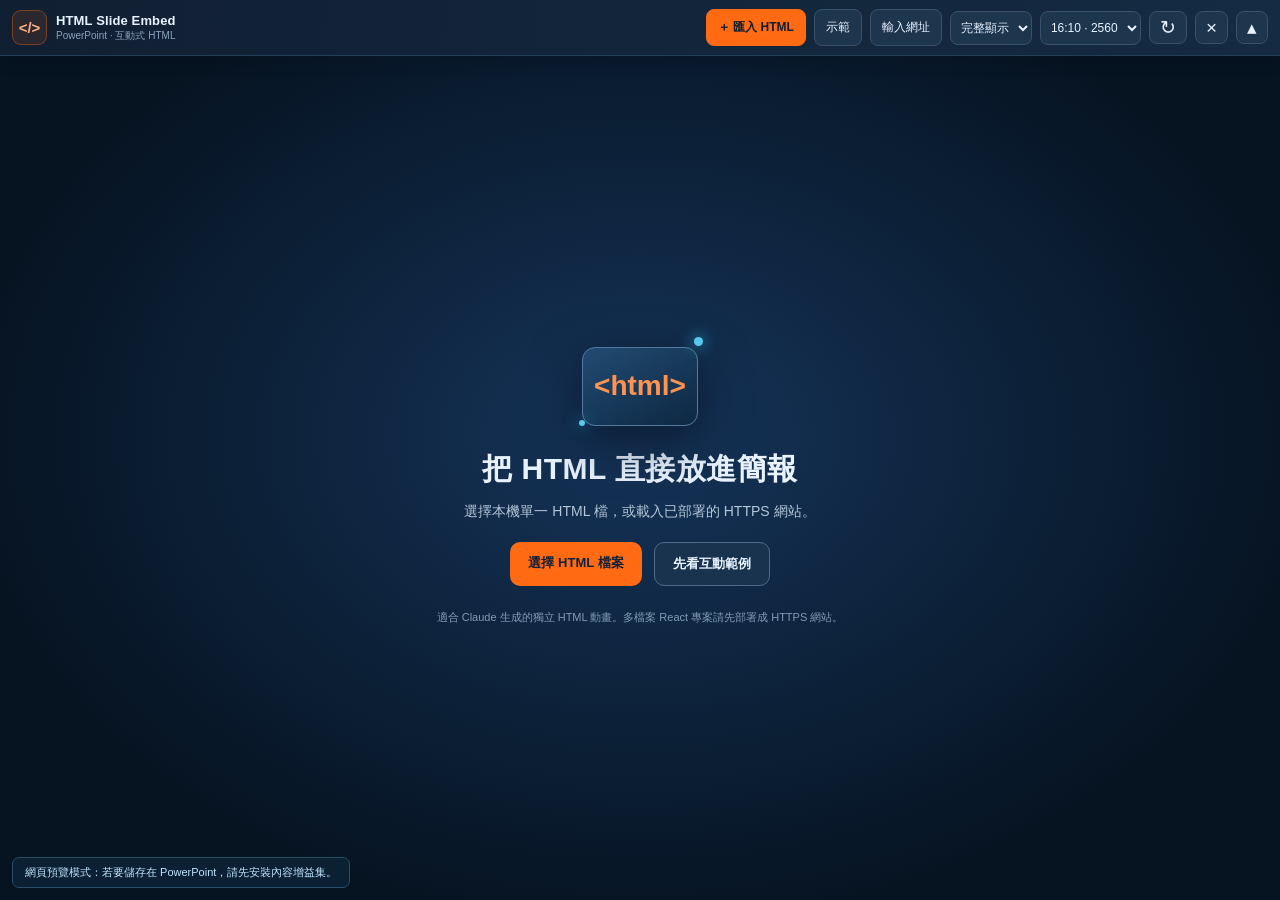
<file: docs/index.html>
<!doctype html>
<html lang="zh-Hant">
<head>
  <meta charset="utf-8" />
  <meta name="viewport" content="width=device-width, initial-scale=1" />
  <meta name="theme-color" content="#071527" />
  <title>HTML Slide Embed · PowerPoint Content Add-in</title>
  <link rel="stylesheet" href="./styles.css" />
  <!-- The add-in runs as a content add-in in PowerPoint. Fails safely in a browser preview. -->
  <script src="https://officeapis.public.onecdn.static.microsoft/1/office.js"></script>
  <script defer src="./app.js"></script>
</head>
<body>
  <div id="app" class="app">
    <header id="toolbar" class="toolbar">
      <div class="brand" title="HTML Slide Embed">
        <div class="brand-mark">&lt;/&gt;</div>
        <div class="brand-copy"><strong>HTML Slide Embed</strong><span>PowerPoint · 互動式 HTML</span></div>
      </div>
      <label class="control file-control" title="選擇自帶 CSS 和 JavaScript 的單一 HTML 檔案">
        <input id="fileInput" type="file" accept=".html,.htm,text/html" />
        <span>＋ 匯入 HTML</span>
      </label>
      <button id="demoButton" class="control ghost" type="button">示範</button>
      <button id="urlButton" class="control ghost" type="button">輸入網址</button>
      <select id="fitMode" aria-label="內容縮放方式" title="縮放模式">
        <option value="contain">完整顯示</option>
        <option value="cover">填滿</option>
        <option value="stretch">拉伸</option>
      </select>
      <select id="aspectRatio" aria-label="內容比例" title="內容比例">
        <option value="16/10">16:10 · 2560</option>
        <option value="16/9">16:9 · 1920</option>
        <option value="4/3">4:3 · 1600</option>
        <option value="auto">響應式</option>
      </select>
      <button id="reloadButton" class="icon-control" type="button" title="重新載入動畫" aria-label="重新載入">↻</button>
      <button id="clearButton" class="icon-control" type="button" title="清除這張投影片的 HTML" aria-label="清除">×</button>
      <button id="collapseButton" class="icon-control" type="button" title="隱藏工具列以展示" aria-label="隱藏工具列">▴</button>
    </header>
    <main id="stage" class="stage">
      <div id="emptyState" class="empty-state">
        <div class="empty-graphic">
          <div class="code-icon">&lt;html&gt;</div>
          <div class="spark spark-one"></div><div class="spark spark-two"></div>
        </div>
        <h1>把 HTML 直接放進簡報</h1>
        <p>選擇本機單一 HTML 檔，或載入已部署的 HTTPS 網站。</p>
        <div class="quick-actions">
          <label class="primary-action">選擇 HTML 檔案<input id="emptyFileInput" type="file" accept=".html,.htm,text/html" /></label>
          <button id="emptyDemoButton" class="secondary-action" type="button">先看互動範例</button>
        </div>
        <div class="tiny-note">適合 Claude 生成的獨立 HTML 動畫。多檔案 React 專案請先部署成 HTTPS 網站。</div>
      </div>
      <div id="viewport" class="viewport hidden">
        <iframe id="contentFrame" title="HTML 動畫內容" sandbox="allow-scripts allow-forms allow-popups" referrerpolicy="no-referrer"></iframe>
      </div>
      <div id="status" class="status" role="status" aria-live="polite"></div>
    </main>
    <button id="expandButton" class="expand-button hidden" type="button">⚙ 顯示控制列</button>
    <div id="urlDialog" class="dialog-backdrop hidden" role="dialog" aria-modal="true" aria-labelledby="urlDialogTitle">
      <form id="urlForm" class="dialog-card">
        <h2 id="urlDialogTitle">載入 HTTPS 網頁</h2>
        <p>適合 Claude 的 React 專案。目標網站必須允許 iframe 嵌入。</p>
        <input id="urlInput" type="url" required placeholder="https://example.com/demo/" autocomplete="url" />
        <div class="dialog-actions"><button id="cancelUrl" type="button">取消</button><button type="submit">載入網址</button></div>
      </form>
    </div>
  </div>
</body>
</html>
</file>
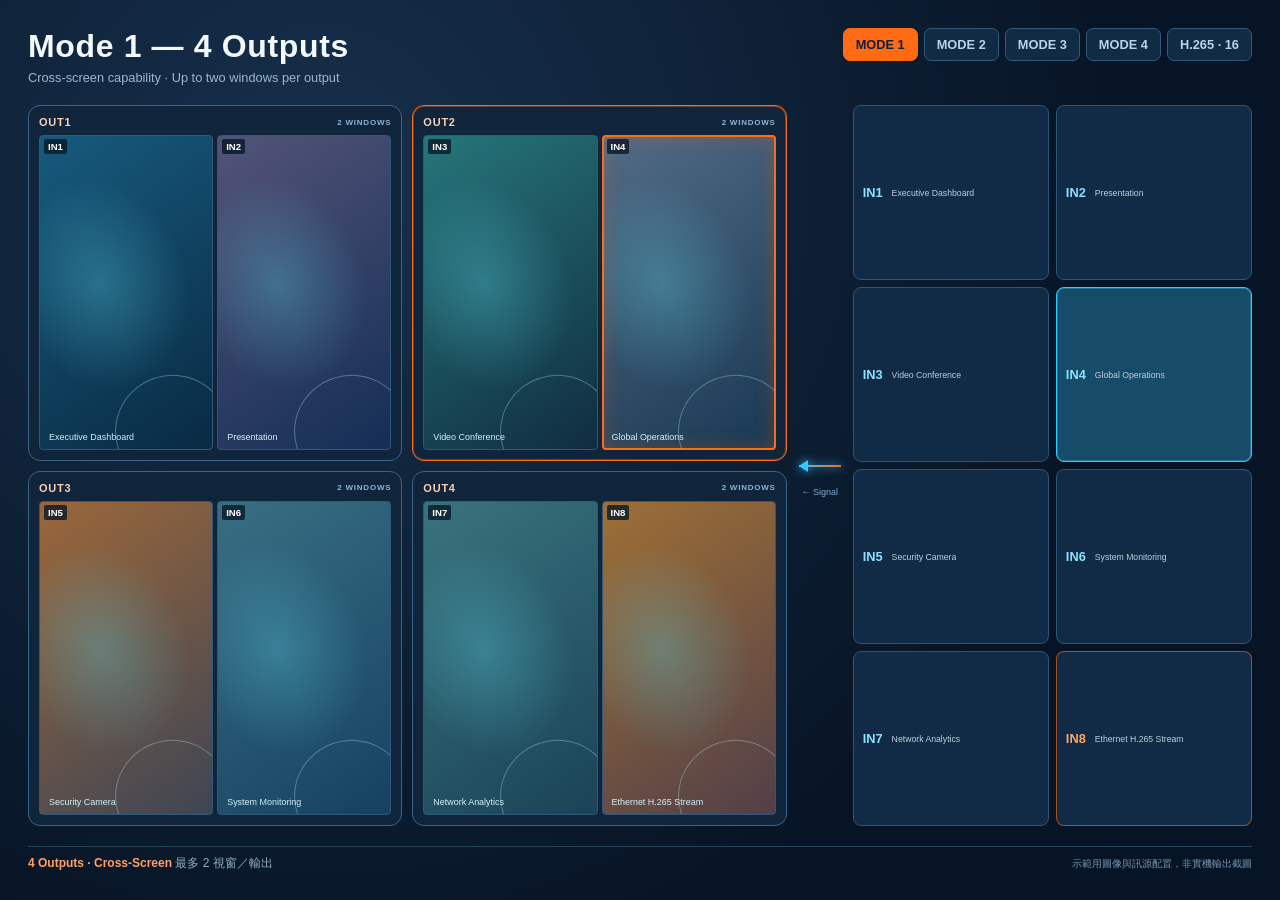
<file: docs/demo.html>
<!doctype html><html lang="zh-Hant"><head><meta charset="utf-8"><meta name="viewport" content="width=device-width, initial-scale=1"><title>VW0804 - Interaction Demo</title>
<style>
:root{font-family:-apple-system,BlinkMacSystemFont,"Segoe UI",sans-serif;color:#f3f8ff;background:#071425}
*{box-sizing:border-box}html,body{height:100%;margin:0;overflow:hidden}body{background:radial-gradient(circle at 25% 20%,#17304c,#071425 68%)}
.shell{height:100%;display:flex;flex-direction:column;padding:min(2.2vw,28px);gap:min(1.6vw,20px)}
.top{display:flex;gap:18px;align-items:flex-start;justify-content:space-between}
.top h1{font-size:clamp(16px,2.5vw,34px);margin:0 0 5px;letter-spacing:.02em}.top p{color:#9bb7cf;font-size:clamp(9px,1vw,13px);margin:0}
.tabs{display:flex;align-items:center;flex-wrap:wrap;gap:6px}button{background:#102b43;border:1px solid #335a7a;color:#bbd2e6;padding:8px 12px;border-radius:7px;font:inherit;font-weight:680;font-size:clamp(9px,1vw,13px);cursor:pointer}button.active{background:#ff6a13;color:#112136;border-color:#ff6a13}button:hover{border-color:#ff6a13}
.content{display:grid;grid-template-columns:minmax(0,1.9fr) 42px minmax(0,1fr);gap:12px;min-height:0;flex:1}
.outputs{display:grid;grid-template-columns:1fr 1fr;grid-auto-rows:minmax(0,1fr);gap:10px;min-height:0}
.output{min-width:0;min-height:0;border:1px solid #39658a;border-radius:12px;background:#10243c;display:flex;flex-direction:column;padding:10px;gap:7px;transition:opacity .3s,border-color .25s;overflow:hidden}
.output.off{opacity:.2}.output.selected{border-color:#ff6a13;box-shadow:inset 0 0 0 1px #ff6a1360}
.output .heading{display:flex;align-items:center;justify-content:space-between;font-size:11px;letter-spacing:.07em;font-weight:800;color:#f7d0b5}.mode-tag{font-size:8px;color:#8db3d3;font-weight:550}
.windows{display:grid;min-height:0;flex:1;gap:4px}
.window{position:relative;border:1px solid #325878;border-radius:4px;min-width:0;min-height:0;overflow:hidden;background:linear-gradient(150deg,#1b4c66,#092239)}
.window::before{content:"";position:absolute;left:-20%;top:10%;width:110%;height:75%;border-radius:50%;background:radial-gradient(ellipse at center,#58cadc55,transparent 65%);transform:rotate(-19deg)}
.window::after{content:"";position:absolute;width:65%;height:35%;bottom:-12%;right:-10%;border:1px solid #9dd8dc66;transform:rotate(-18deg);border-radius:50%}
.window b{position:absolute;left:4px;top:3px;z-index:2;font-size:clamp(7px,.75vw,10px);color:white;background:#071827c9;padding:2px 4px;border-radius:2px}
.window span{position:absolute;left:9px;bottom:7px;right:6px;z-index:2;font-size:clamp(6px,.7vw,9px);color:#d3f1fa;overflow:hidden;text-overflow:ellipsis;white-space:nowrap}
.window.emphasis{outline:2px solid #ff6a13;outline-offset:-2px;box-shadow:inset 0 0 20px #ff6a1340}
.path-zone{display:flex;flex-direction:column;align-items:center;justify-content:center;position:relative}.arrow{height:2px;width:100%;background:linear-gradient(to left,#ff6a13,#35c9ff);position:relative;filter:drop-shadow(0 0 5px #35c9ff)}.arrow::before{content:"";position:absolute;left:0;top:-5px;border-right:9px solid #35c9ff;border-top:6px solid transparent;border-bottom:6px solid transparent}.path-zone label{position:absolute;top:53%;font-size:9px;color:#7fabd3;white-space:nowrap}
.sources{display:grid;grid-template-columns:1fr 1fr;grid-template-rows:repeat(4,minmax(0,1fr));gap:7px;min-height:0}
.source{background:#112b46;border:1px solid #2b5674;border-radius:8px;display:flex;align-items:center;gap:9px;padding:9px;min-width:0;cursor:pointer;transition:background .2s,border-color .2s}
.source:hover,.source.selected{background:#164c68;border-color:#35c9ff}.source.selected{box-shadow:inset 0 0 0 1px #35c9ff55}
.source strong{font-size:clamp(10px,1vw,13px);color:#8ce1ff;white-space:nowrap}.source .meta{display:flex;flex-direction:column;min-width:0}.source small{font-size:clamp(7px,.68vw,10px);color:#bbd0de;text-overflow:ellipsis;overflow:hidden;white-space:nowrap}
.source.stream{border-color:#ff6a1399}.source.stream strong{color:#ffa566}
.footer{display:flex;justify-content:space-between;align-items:center;border-top:1px solid #29435b;padding-top:8px;gap:10px;font-size:clamp(9px,.95vw,12px);color:#91adc5}
.footer strong{color:#ff9f66}.footnote{font-size:10px;color:#7695ad}
.channel{display:flex;align-items:center;justify-content:center;flex-direction:column;background:linear-gradient(150deg,var(--a),var(--b));border:1px solid #ffffff18;overflow:hidden;position:relative;border-radius:2px;color:#d8edfc}
.channel::before{content:"";position:absolute;inset:30% -20% -20% 30%;background:radial-gradient(ellipse at 10% 0%,#a9eaf851,transparent 65%);transform:rotate(-25deg)}
.channel em{font-size:clamp(7px,.6vw,10px);font-style:normal;font-weight:700;z-index:2;color:#fff}.channel small{z-index:2;font-size:clamp(5px,.43vw,8px);opacity:.95}
@media(max-width:720px){.shell{padding:10px;gap:8px}.content{grid-template-columns:minmax(0,1.8fr) 15px minmax(0,1fr);gap:4px}.output{padding:5px;gap:3px;border-radius:6px}.source{padding:4px;gap:2px;border-radius:5px}.source small{display:none}.tabs button{padding:5px}.outputs{gap:5px}.sources{gap:4px}.window{border-radius:1px}.output .heading{font-size:9px}.footnote{display:none}}
</style></head>
<body><div class="shell">
<header class="top"><div><h1 id="title">8 Inputs · 4 Outputs</h1><p id="subtitle">Select a visualization mode, then click an input source.</p></div><nav class="tabs"><button data-mode="1" class="active">MODE 1</button><button data-mode="2">MODE 2</button><button data-mode="3">MODE 3</button><button data-mode="4">MODE 4</button><button data-mode="stream">H.265 · 16</button></nav></header>
<section class="content"><div id="outputs" class="outputs"></div><div class="path-zone"><div class="arrow"></div><label>← Signal</label></div><div id="sources" class="sources"></div></section>
<footer class="footer"><div><strong id="info">MODE 1</strong> <span id="description">4 outputs · up to 2 windows per output</span></div><span class="footnote">示範用圖像與訊源配置，非實機輸出截圖</span></footer>
</div><script>
const src=['Executive Dashboard','Presentation','Video Conference','Global Operations','Security Camera','System Monitoring','Network Analytics','Ethernet H.265 Stream'];
const channels=['Main Entrance','Lobby','Parking Area','Loading Dock','Corridor A','Corridor B','Elevator Hall','Server Room','Warehouse','Security Gate','Production','Meeting Room','Reception','Rooftop','Emergency Exit','Exterior'];
const palettes=[['#175a7d','#092a43'],['#535378','#142e55'],['#26757a','#102d40'],['#526c87','#193853'],['#9b673a','#3e4554'],['#386f84','#164161'],['#39737d','#1a4358'],['#9e6f36','#513f48']];
let mode='1', selected=3;
function sourceMarkup(i){let active=selected===i;return `<div class="source ${i===7?'stream':''} ${active?'selected':''}" data-in="${i}"><strong>IN${i+1}</strong><div class="meta"><small>${src[i]}</small></div></div>`;}
function tile(i,label){let p=palettes[i%palettes.length];return `<div class="window ${selected===i?'emphasis':''}" style="background:linear-gradient(145deg,${p[0]},${p[1]})"><b>IN${i+1}</b><span>${label||src[i]}</span></div>`;}
function outputCard(id,inputs,cols,rows,kind=''){const disabled=inputs===null;const list=inputs||[];return `<div class="output ${disabled?'off':''} ${list.includes(selected)?'selected':''}"><div class="heading"><span>OUT${id}</span><span class="mode-tag">${disabled?'INACTIVE':kind || (list.length+' WINDOW'+(list.length===1?'':'S'))}</span></div><div class="windows" style="grid-template-columns:repeat(${cols},minmax(0,1fr));grid-template-rows:repeat(${rows},minmax(0,1fr))">${list.map(i=>tile(i)).join('')}</div></div>`;}
function streamCard(id){return `<div class="output selected"><div class="heading"><span>OUT${id}</span><span class="mode-tag">IN8 · 4K H.265 STREAM</span></div><div class="windows" style="grid-template-columns:repeat(4,minmax(0,1fr));grid-template-rows:repeat(4,minmax(0,1fr))">${channels.map((label,i)=>{let p=palettes[(i*3+i%5)%palettes.length];return `<div class="channel" style="--a:${p[0]};--b:${p[1]}"><em>CH${String(i+1).padStart(2,'0')}</em><small>${label}</small></div>`}).join('')}</div></div>`;}
function draw(){let html='';let info='';let label='';let title='';let subtitle='';
 if(mode==='1'){title='Mode 1 — 4 Outputs';subtitle='Cross-screen capability · Up to two windows per output';html=outputCard(1,[0,1],2,1)+outputCard(2,[2,3],2,1)+outputCard(3,[4,5],2,1)+outputCard(4,[6,7],2,1);label='4 Outputs · Cross-Screen';info='最多 2 視窗／輸出';}
 if(mode==='2'){title='Mode 2 — 2 Outputs';subtitle='Flexible multiview · Up to four windows per output';html=outputCard(1,[0,1,2,3],2,2)+outputCard(2,[4,5,6,7],2,2)+outputCard(3,null,1,1)+outputCard(4,null,1,1);label='2 Outputs · Cross-Screen';info='最多 4 視窗／輸出';}
 if(mode==='3'){title='Mode 3 — High-Density';subtitle='OUT1: six windows · Other outputs: matrix / video wall';html=outputCard(1,[0,1,2,3,4,5],3,2)+outputCard(2,[6],1,1,'MATRIX')+outputCard(3,[7],1,1,'VIDEO WALL PART A')+outputCard(4,[7],1,1,'VIDEO WALL PART B');label='4 Outputs · High-Density';info='OUT1 最多 6 視窗';}
 if(mode==='4'){title='Mode 4 — High-Density';subtitle='OUT1: eight windows · OUT2: one matrix display';html=outputCard(1,[0,1,2,3,4,5,6,7],4,2)+outputCard(2,[7],1,1,'MATRIX')+outputCard(3,null,1,1)+outputCard(4,null,1,1);label='2 Outputs · High-Density';info='OUT1 最多 8 視窗';}
 if(mode==='stream'){title='One 4K Stream. 16 Unique Views.';subtitle='IN8 → OUT2 · H.265 4K streaming · 960×540 for each view';html=outputCard(1,[0,1,2,3,4,5,6,7],4,2)+streamCard(2)+outputCard(3,null,1,1)+outputCard(4,null,1,1);label='MODE 4 · H.265 ADVANCED';info='OUT2 = 單一 4K 串流的 16 種內容';}
 document.querySelector('#outputs').innerHTML=html;document.querySelector('#sources').innerHTML=src.map((_,i)=>sourceMarkup(i)).join('');document.querySelector('#title').textContent=title;document.querySelector('#subtitle').textContent=subtitle;document.querySelector('#info').textContent=label;document.querySelector('#description').textContent=info;
 document.querySelectorAll('[data-mode]').forEach(b=>b.classList.toggle('active',b.dataset.mode===mode));
 document.querySelectorAll('[data-in]').forEach(el=>el.addEventListener('click',()=>{selected=Number(el.dataset.in);draw()}));
}
document.querySelectorAll('[data-mode]').forEach(el=>el.addEventListener('click',()=>{mode=el.dataset.mode;selected=mode==='stream'?7:selected;draw()}));draw();
</script></body></html>
</file>
<file: docs/styles.css>
:root { color-scheme: dark; font-family: -apple-system, BlinkMacSystemFont, "Segoe UI", "Noto Sans TC", sans-serif; }
*{box-sizing:border-box}
html, body, #app{width:100%;height:100%;margin:0;overflow:hidden}
.app{position:relative;display:flex;flex-direction:column;background:#071527;color:#e8f3ff}
.toolbar{flex:0 0 56px;min-height:56px;display:flex;align-items:center;gap:8px;padding:7px 12px;background:linear-gradient(96deg,#111f32,#142b43);border-bottom:1px solid #244059;box-shadow:0 5px 18px #0002;z-index:10}
.brand{display:flex;align-items:center;gap:9px;min-width:172px;margin-right:auto}
.brand-mark{width:35px;height:35px;display:grid;place-items:center;border-radius:9px;color:#ffb085;background:#ff6a131c;border:1px solid #ff6a1360;font-size:15px;font-weight:900}
.brand-copy{display:flex;flex-direction:column;gap:1px;white-space:nowrap}
.brand-copy strong{font-size:13px;letter-spacing:.01em}
.brand-copy span{color:#8aa2bc;font-size:10px}
button,.control,select{font:inherit;white-space:nowrap;cursor:pointer}
button,.control,select{background:#1e354e;color:#e8f3ff;border:1px solid #38516d;border-radius:8px;padding:9px 11px;font-size:12px}
button:hover,.control:hover,select:hover{background:#2b4765;border-color:#5881a4}
.control.file-control{background:#ff6a13;color:#101e30;font-weight:700;border-color:#ff6a13}
.control.file-control:hover{background:#ff852d}
.file-control input,.primary-action input{display:none}
.icon-control{padding:6px 10px;font-size:19px;line-height:1}
select{max-width:110px;min-width:70px;padding:8px 6px}
.stage{position:relative;flex:1;min-height:0;background:radial-gradient(ellipse at 50% 45%,#153459,#061321 75%);overflow:hidden;display:flex;align-items:center;justify-content:center}
.empty-state{text-align:center;max-width:580px;padding:26px;display:flex;flex-direction:column;align-items:center}
.empty-graphic{position:relative;width:130px;height:114px;display:grid;place-items:center;margin:0 0 6px}
.code-icon{width:116px;height:79px;border-radius:13px;background:linear-gradient(150deg,#224b72,#0d2842);border:1px solid #54799d;box-shadow:0 15px 50px #050c19a0;display:grid;place-items:center;color:#ff934f;font-size:28px;font-weight:750}
.spark{position:absolute;border-radius:50%;background:#58c9ec;box-shadow:0 0 15px #35c9ff}
.spark-one{height:9px;width:9px;top:8px;right:2px}
.spark-two{height:6px;width:6px;left:4px;bottom:17px}
h1{margin:0 0 10px;font-size:clamp(20px,3vw,30px);letter-spacing:.015em}
p{color:#b3c7d9;font-size:14px;line-height:1.6;margin:0 0 20px}
.quick-actions{display:flex;justify-content:center;gap:12px;flex-wrap:wrap}
.primary-action,.secondary-action{padding:12px 18px;border-radius:10px;font-size:13px;font-weight:650}
.primary-action{color:#112239;background:#ff6a13;cursor:pointer}
.primary-action:hover{background:#ff853b}
.secondary-action{background:#19334f;border:1px solid #506b89}
.tiny-note{color:#819bb4;font-size:11px;line-height:1.6;margin-top:23px}
.viewport{width:100%;height:100%;position:relative;overflow:hidden;display:flex;align-items:center;justify-content:center}
.viewport iframe{display:block;width:100%;height:100%;border:none;background:#091728;box-shadow:0 0 28px #0006}
.viewport.fit-contain iframe{flex:none;width:100%;height:auto;aspect-ratio:var(--ratio,16/10);max-height:100%;max-width:100%}
.viewport.fit-cover iframe{width:100%;height:100%;aspect-ratio:var(--ratio,16/10);min-width:100%;min-height:100%}
.viewport.fit-stretch iframe{width:100%;height:100%}
.viewport.auto-ratio iframe{aspect-ratio:auto;width:100%;height:100%}
.status{position:absolute;left:12px;bottom:12px;right:12px;width:fit-content;max-width:calc(100% - 24px);padding:7px 12px;border-radius:7px;background:#0b2235e8;color:#c1e5fc;font-size:11px;border:1px solid #274d68;line-height:1.35;opacity:0;pointer-events:none;transition:opacity .18s}
.status.visible{opacity:1}
.status.error{color:#ffd0c2;background:#4a1f1ce8;border-color:#993b2d}
.hidden{display:none!important}
.app.presentation .toolbar{display:none}
.expand-button{position:absolute;top:8px;right:10px;z-index:20;background:#091c30b6;border:1px solid #46637d;box-shadow:0 4px 15px #0003}
.dialog-backdrop{position:absolute;inset:0;z-index:40;background:#020812d9;display:grid;place-items:center;padding:20px}
.dialog-card{width:min(440px,100%);background:#142b44;border:1px solid #416183;border-radius:14px;padding:24px;box-shadow:0 20px 60px #0008}
.dialog-card h2{margin:0 0 10px;font-size:19px}
.dialog-card p{font-size:12px}
.dialog-card input{width:100%;border:1px solid #42617c;border-radius:8px;padding:12px;background:#081b2c;color:white;outline:none;font:inherit;font-size:13px}
.dialog-card input:focus{border-color:#ff6a13}
.dialog-actions{display:flex;justify-content:flex-end;gap:9px;margin-top:16px}
.dialog-actions button:last-child{background:#ff6a13;color:#142337;border-color:#ff6a13;font-weight:700}
@media(max-width:800px){.toolbar{gap:4px;padding:6px}.brand{min-width:36px}.brand-copy{display:none}.control,.toolbar select{font-size:10px;padding:7px 6px}.icon-control{padding:5px 7px;font-size:16px}}

/* Frame scaling uses a virtual 2560×1600 / 1920×1080 canvas. */
.viewport{display:block;position:relative}
.viewport iframe{position:absolute;left:0;top:0;max-height:none;max-width:none;transform-origin:top left}
</file>
